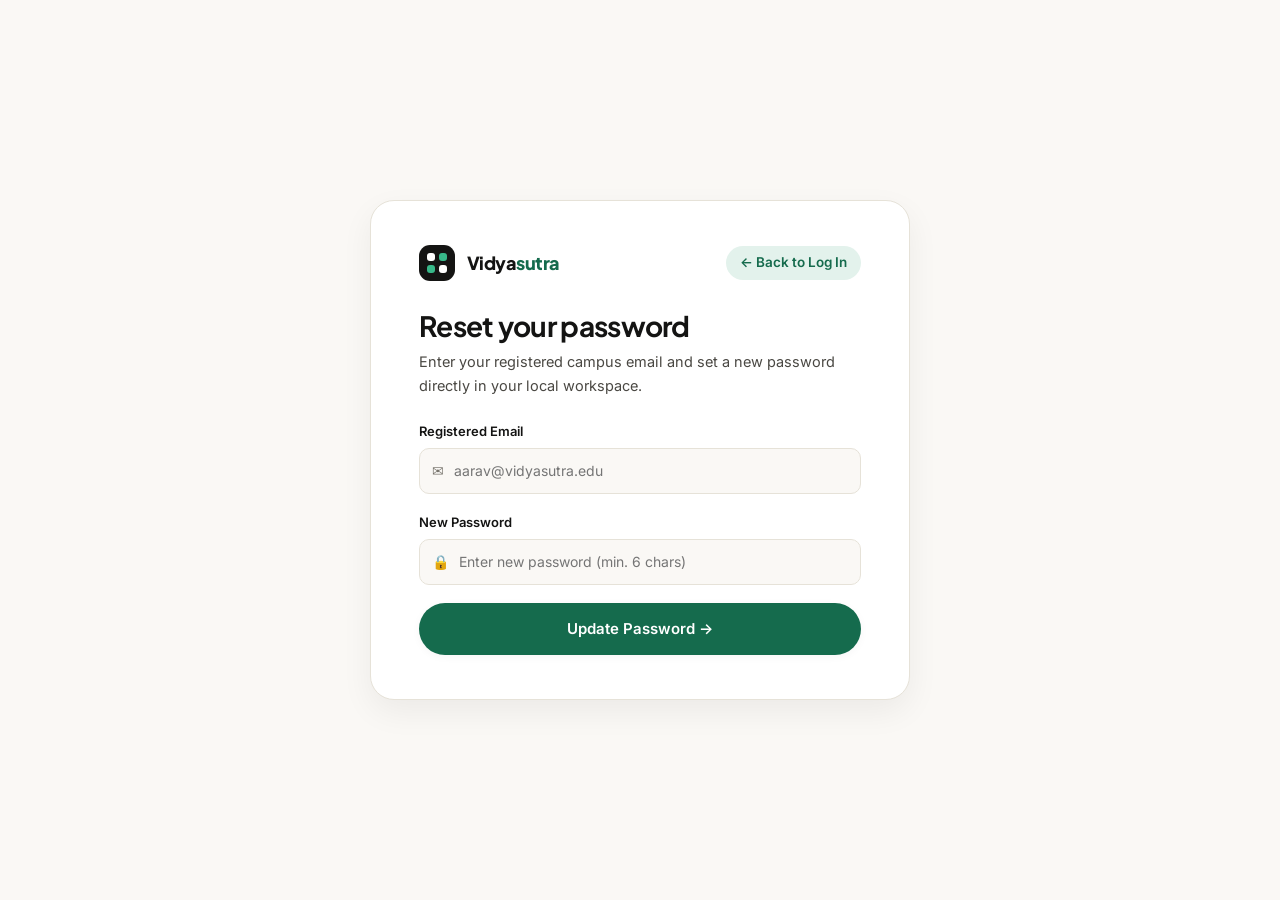
<file: forgot-password.html>
<!DOCTYPE html>
<html lang="en">
<head>
  <meta charset="UTF-8" />
  <meta name="viewport" content="width=device-width, initial-scale=1.0" />
  <link rel="icon" type="image/svg+xml" href="assets/favicon.svg" />
  <title>Vidyasutra | Reset Password</title>
  <link rel="stylesheet" href="styles.css" />
</head>
<body class="auth-page">
  <main class="auth-card" style="max-width: 540px; grid-template-columns: 1fr;">
    <section class="form-panel">
      <div class="top-line" style="justify-content: space-between;">
        <a href="index.html" class="brand" style="background:none;padding:0;">
          <span class="brand-mark"><span></span><span></span><span></span><span></span></span>
          <span class="brand-copy"><strong>Vidya<span>sutra</span></strong></span>
        </a>
        <a href="login.html">← Back to Log In</a>
      </div>

      <div class="login-container">
        <h1>Reset your password</h1>
        <p class="intro">Enter your registered campus email and set a new password directly in your local workspace.</p>
        <div id="resetStatus" class="status-banner hidden" role="status"></div>

        <form id="resetForm">
          <div class="form-group">
            <label for="resetEmail">Registered Email</label>
            <div class="input-box">
              <span class="input-icon">✉</span>
              <input type="email" id="resetEmail" placeholder="aarav@vidyasutra.edu" required />
            </div>
          </div>
          <div class="form-group">
            <label for="newPassword">New Password</label>
            <div class="input-box">
              <span class="input-icon">🔒</span>
              <input type="password" id="newPassword" placeholder="Enter new password (min. 6 chars)" required minlength="6" />
            </div>
          </div>
          <button type="submit" class="primary-btn">Update Password →</button>
        </form>
      </div>
    </section>
  </main>
  <script src="auth-utils.js"></script>
  <script>
    document.getElementById('resetForm').addEventListener('submit', async (e) => {
      e.preventDefault();
      const status = document.getElementById('resetStatus');
      const email = document.getElementById('resetEmail').value.trim();
      const newPass = document.getElementById('newPassword').value;
      const auth = window.VidyaSutraAuth;
      if (newPass.length < 6) {
        status.textContent = 'Password must be at least 6 characters.';
        status.className = 'status-banner error';
        return;
      }
      const accounts = auth.readAccounts();
      const idx = accounts.findIndex(a => auth.normalizedEmail(a.email) === auth.normalizedEmail(email));
      if (idx === -1) {
        status.textContent = 'No local account found for that email. Try creating an account first.';
        status.className = 'status-banner error';
        return;
      }
      const hashed = await auth.hashPassword(newPass);
      accounts[idx].salt = hashed.salt;
      accounts[idx].passwordHash = hashed.passwordHash;
      auth.writeAccounts(accounts);
      status.textContent = 'Password updated! Redirecting to login…';
      status.className = 'status-banner success';
      setTimeout(() => window.location.assign('login.html'), 1100);
    });
  </script>
</body>
</html>
</file>
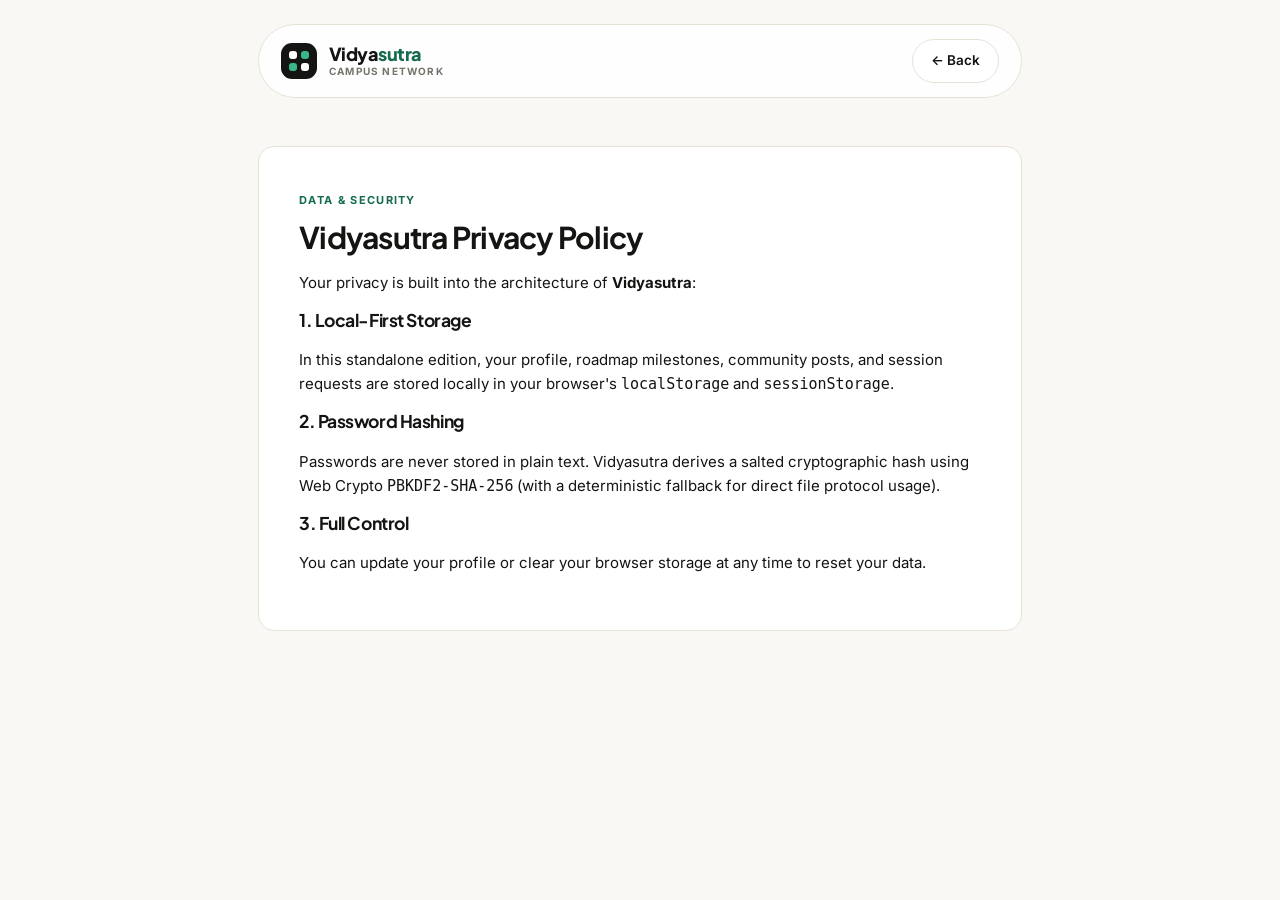
<file: privacy.html>
<!DOCTYPE html>
<html lang="en">
<head>
  <meta charset="UTF-8" />
  <meta name="viewport" content="width=device-width, initial-scale=1.0" />
  <link rel="icon" type="image/svg+xml" href="assets/favicon.svg" />
  <title>Vidyasutra | Privacy Policy</title>
  <link rel="stylesheet" href="styles.css" />
</head>
<body>
  <div class="landing-wrapper" style="max-width: 820px;">
    <header class="landing-nav">
      <a href="index.html" class="brand">
        <span class="brand-mark"><span></span><span></span><span></span><span></span></span>
        <span class="brand-copy"><strong>Vidya<span>sutra</span></strong><small>CAMPUS NETWORK</small></span>
      </a>
      <a href="login.html" class="button-light">← Back</a>
    </header>
    <main class="panel-card" style="padding: 40px;">
      <span class="eyebrow">DATA &amp; SECURITY</span>
      <h1 style="margin: 8px 0 16px;">Vidyasutra Privacy Policy</h1>
      <p>Your privacy is built into the architecture of <strong>Vidyasutra</strong>:</p>
      <h3>1. Local-First Storage</h3>
      <p>In this standalone edition, your profile, roadmap milestones, community posts, and session requests are stored locally in your browser's <code>localStorage</code> and <code>sessionStorage</code>.</p>
      <h3>2. Password Hashing</h3>
      <p>Passwords are never stored in plain text. Vidyasutra derives a salted cryptographic hash using Web Crypto <code>PBKDF2-SHA-256</code> (with a deterministic fallback for direct file protocol usage).</p>
      <h3>3. Full Control</h3>
      <p>You can update your profile or clear your browser storage at any time to reset your data.</p>
    </main>
  </div>
</body>
</html>
</file>
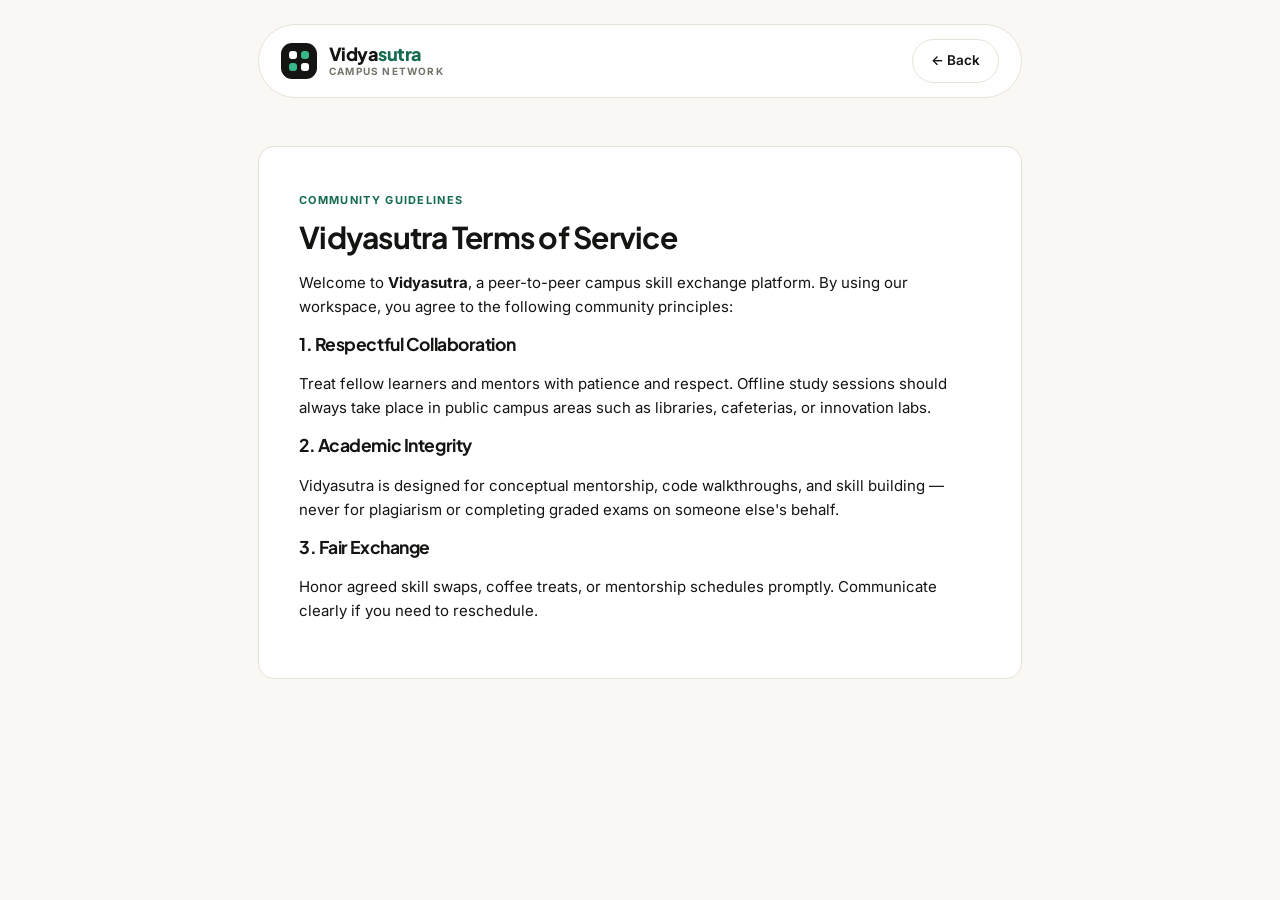
<file: terms.html>
<!DOCTYPE html>
<html lang="en">
<head>
  <meta charset="UTF-8" />
  <meta name="viewport" content="width=device-width, initial-scale=1.0" />
  <link rel="icon" type="image/svg+xml" href="assets/favicon.svg" />
  <title>Vidyasutra | Terms of Service</title>
  <link rel="stylesheet" href="styles.css" />
</head>
<body>
  <div class="landing-wrapper" style="max-width: 820px;">
    <header class="landing-nav">
      <a href="index.html" class="brand">
        <span class="brand-mark"><span></span><span></span><span></span><span></span></span>
        <span class="brand-copy"><strong>Vidya<span>sutra</span></strong><small>CAMPUS NETWORK</small></span>
      </a>
      <a href="login.html" class="button-light">← Back</a>
    </header>
    <main class="panel-card" style="padding: 40px;">
      <span class="eyebrow">COMMUNITY GUIDELINES</span>
      <h1 style="margin: 8px 0 16px;">Vidyasutra Terms of Service</h1>
      <p>Welcome to <strong>Vidyasutra</strong>, a peer-to-peer campus skill exchange platform. By using our workspace, you agree to the following community principles:</p>
      <h3>1. Respectful Collaboration</h3>
      <p>Treat fellow learners and mentors with patience and respect. Offline study sessions should always take place in public campus areas such as libraries, cafeterias, or innovation labs.</p>
      <h3>2. Academic Integrity</h3>
      <p>Vidyasutra is designed for conceptual mentorship, code walkthroughs, and skill building — never for plagiarism or completing graded exams on someone else's behalf.</p>
      <h3>3. Fair Exchange</h3>
      <p>Honor agreed skill swaps, coffee treats, or mentorship schedules promptly. Communicate clearly if you need to reschedule.</p>
    </main>
  </div>
</body>
</html>
</file>
<file: styles.css>
/* ==========================================================================
   Vidyasutra — Minimalist, High-Contrast Peer Learning Design System
   Typography: Plus Jakarta Sans / Inter / System UI
   Smooth hardware-accelerated transitions (220ms cubic-bezier)
   ========================================================================== */

@import url('https://fonts.googleapis.com/css2?family=Inter:wght@400;500;600;700&family=Plus+Jakarta+Sans:ital,wght@0,600;0,700;0,800;1,600&display=swap');

:root {
  --bg: #FAF8F5;
  --surface: #FFFFFF;
  --surface-subtle: #F3F0EA;
  --surface-warm: #F5EFE4;
  --ink: #141413;
  --ink-secondary: #4A4843;
  --muted: #76736C;
  --border: #E6E2D8;
  --border-strong: #D2CDC0;
  --primary: #156B4D;
  --primary-hover: #0F523A;
  --primary-soft: #E3F2EC;
  --accent-amber: #C67D15;
  --accent-amber-soft: #FDF5E6;
  --danger: #C83E31;
  --danger-soft: #FDECE9;
  --radius-sm: 10px;
  --radius-md: 16px;
  --radius-lg: 24px;
  --radius-pill: 999px;
  --shadow-sm: 0 2px 8px rgba(20, 20, 19, 0.04);
  --shadow-md: 0 12px 32px rgba(20, 20, 19, 0.06);
  --shadow-lg: 0 24px 48px rgba(20, 20, 19, 0.10);
  --transition: 220ms cubic-bezier(0.22, 1, 0.36, 1);
  --font-sans: 'Inter', -apple-system, BlinkMacSystemFont, 'Segoe UI', Roboto, sans-serif;
  --font-display: 'Plus Jakarta Sans', 'Inter', -apple-system, sans-serif;
}

*, *::before, *::after {
  box-sizing: border-box;
}

html {
  scroll-behavior: smooth;
  -webkit-font-smoothing: antialiased;
  -moz-osx-font-smoothing: grayscale;
}

body {
  margin: 0;
  background-color: var(--bg);
  color: var(--ink);
  font-family: var(--font-sans);
  font-size: 15px;
  line-height: 1.6;
}

h1, h2, h3, h4 {
  font-family: var(--font-display);
  letter-spacing: -0.025em;
  line-height: 1.2;
  margin-top: 0;
  color: var(--ink);
}

em {
  font-style: italic;
  color: var(--primary);
  font-weight: 600;
}

a {
  color: inherit;
  text-decoration: none;
  transition: color var(--transition), background-color var(--transition), border-color var(--transition), transform var(--transition);
}

button, input, select, textarea {
  font: inherit;
  color: inherit;
}

button {
  cursor: pointer;
  border: none;
  background: none;
  transition: background-color var(--transition), color var(--transition), border-color var(--transition), transform var(--transition), box-shadow var(--transition);
}

button:active {
  transform: translateY(1px);
}

img {
  max-width: 100%;
  height: auto;
  display: block;
}

.hidden {
  display: none !important;
}

/* ==========================================================================
   Shared Components: Brand, Badges, Buttons
   ========================================================================== */

.brand {
  display: inline-flex;
  align-items: center;
  gap: 12px;
  text-decoration: none;
}

.brand-mark {
  width: 36px;
  height: 36px;
  border-radius: 11px;
  background: var(--ink);
  display: grid;
  grid-template-columns: repeat(2, 1fr);
  gap: 4px;
  padding: 8px;
  flex-shrink: 0;
}

.brand-mark span {
  border-radius: 3px;
  background: #FFFFFF;
}

.brand-mark span:nth-child(2),
.brand-mark span:nth-child(3) {
  background: #38B889;
}

.brand-copy {
  display: flex;
  flex-direction: column;
  line-height: 1.1;
}

.brand-copy strong {
  font-family: var(--font-display);
  font-size: 18px;
  font-weight: 800;
  letter-spacing: -0.03em;
  color: var(--ink);
}

.brand-copy strong span {
  color: var(--primary);
}

.brand-copy small {
  font-size: 10px;
  font-weight: 700;
  letter-spacing: 0.12em;
  color: var(--muted);
  margin-top: 2px;
}

.eyebrow {
  display: inline-block;
  font-size: 11px;
  font-weight: 700;
  letter-spacing: 0.12em;
  text-transform: uppercase;
  color: var(--primary);
}

.eyebrow.muted {
  color: var(--muted);
}

.pill-badge, .hero-badge {
  display: inline-flex;
  align-items: center;
  gap: 8px;
  padding: 6px 14px;
  border-radius: var(--radius-pill);
  background: var(--primary-soft);
  color: var(--primary);
  font-size: 12.5px;
  font-weight: 600;
  margin-bottom: 20px;
}

.button-primary, .primary-btn {
  display: inline-flex;
  align-items: center;
  justify-content: center;
  gap: 8px;
  padding: 11px 20px;
  border-radius: var(--radius-pill);
  background: var(--primary);
  color: #FFFFFF;
  font-weight: 600;
  font-size: 14px;
  border: 1px solid transparent;
  box-shadow: var(--shadow-sm);
}

.button-primary:hover, .primary-btn:hover {
  background: var(--primary-hover);
  transform: translateY(-1px);
  box-shadow: var(--shadow-md);
}

.button-dark {
  display: inline-flex;
  align-items: center;
  justify-content: center;
  gap: 8px;
  padding: 11px 20px;
  border-radius: var(--radius-pill);
  background: var(--ink);
  color: #FFFFFF;
  font-weight: 600;
  font-size: 14px;
}

.button-dark:hover {
  background: #2C2B29;
  transform: translateY(-1px);
}

.button-light, .button-outline, .button-quiet {
  display: inline-flex;
  align-items: center;
  justify-content: center;
  gap: 8px;
  padding: 10px 18px;
  border-radius: var(--radius-pill);
  background: var(--surface);
  color: var(--ink);
  border: 1px solid var(--border);
  font-weight: 600;
  font-size: 13.5px;
}

.button-light:hover, .button-outline:hover, .button-quiet:hover {
  background: var(--surface-subtle);
  border-color: var(--border-strong);
}

.button-accept {
  display: inline-flex;
  align-items: center;
  gap: 6px;
  padding: 10px 18px;
  border-radius: var(--radius-pill);
  background: var(--primary);
  color: #FFFFFF;
  font-weight: 600;
  font-size: 13.5px;
}

.button-accept:hover {
  background: var(--primary-hover);
}

.text-button {
  color: var(--primary);
  font-weight: 600;
  font-size: 13.5px;
  padding: 6px 10px;
  border-radius: var(--radius-sm);
}

.text-button:hover {
  background: var(--primary-soft);
}

/* ==========================================================================
   Landing Page (index.html)
   ========================================================================== */

.landing-wrapper {
  max-width: 1200px;
  margin: 0 auto;
  padding: 24px 28px 64px;
}

.landing-nav {
  display: flex;
  align-items: center;
  justify-content: space-between;
  padding: 14px 22px;
  background: rgba(255, 255, 255, 0.86);
  backdrop-filter: blur(12px);
  border: 1px solid var(--border);
  border-radius: var(--radius-pill);
  position: sticky;
  top: 16px;
  z-index: 40;
  margin-bottom: 48px;
}

.landing-nav-links {
  display: flex;
  align-items: center;
  gap: 14px;
}

.landing-nav-links > a:first-child {
  font-weight: 500;
  color: var(--ink-secondary);
  padding: 8px 12px;
}

.landing-nav-links > a:first-child:hover {
  color: var(--ink);
}

.landing-hero {
  display: grid;
  grid-template-columns: 1.15fr 0.85fr;
  gap: 28px;
  margin-bottom: 48px;
}

.hero-bento-main {
  background: var(--surface);
  border: 1px solid var(--border);
  border-radius: var(--radius-lg);
  padding: 52px 48px;
  display: flex;
  flex-direction: column;
  justify-content: space-between;
  box-shadow: var(--shadow-sm);
}

.hero-bento-main h1 {
  font-size: clamp(2.4rem, 4vw, 3.5rem);
  margin-bottom: 20px;
}

.hero-bento-main p {
  font-size: 17px;
  color: var(--ink-secondary);
  max-width: 520px;
  margin: 0 0 36px;
}

.hero-cta-group {
  display: flex;
  flex-wrap: wrap;
  gap: 14px;
}

.hero-bento-side {
  display: flex;
  flex-direction: column;
  gap: 24px;
}

.hero-image-card {
  position: relative;
  border-radius: var(--radius-lg);
  overflow: hidden;
  border: 1px solid var(--border);
  background: var(--surface-subtle);
  flex: 1;
  min-height: 290px;
  display: flex;
  flex-direction: column;
  justify-content: space-between;
}

.hero-image-card img {
  width: 100%;
  height: 100%;
  object-fit: cover;
}

.hero-image-overlay {
  position: absolute;
  inset: auto 16px 16px 16px;
  background: rgba(255, 255, 255, 0.94);
  backdrop-filter: blur(10px);
  border: 1px solid var(--border);
  border-radius: var(--radius-md);
  padding: 16px 20px;
  display: flex;
  align-items: center;
  justify-content: space-between;
  gap: 12px;
}

.hero-image-overlay strong {
  display: block;
  font-size: 15px;
  margin-top: 2px;
}

.hero-stat-bento {
  display: grid;
  grid-template-columns: repeat(3, 1fr);
  gap: 14px;
}

.hero-stat-bento > div {
  background: var(--surface);
  border: 1px solid var(--border);
  border-radius: var(--radius-md);
  padding: 20px 16px;
  text-align: center;
}

.hero-stat-bento strong {
  display: block;
  font-family: var(--font-display);
  font-size: 22px;
  color: var(--ink);
  margin-bottom: 4px;
}

.hero-stat-bento span {
  font-size: 12.5px;
  color: var(--muted);
}

.bento-features {
  display: grid;
  grid-template-columns: repeat(3, 1fr);
  gap: 24px;
  margin-bottom: 56px;
}

.bento-card {
  background: var(--surface);
  border: 1px solid var(--border);
  border-radius: var(--radius-lg);
  padding: 32px;
  transition: transform var(--transition), box-shadow var(--transition);
}

.bento-card:hover {
  transform: translateY(-3px);
  box-shadow: var(--shadow-md);
}

.bento-card.warm {
  background: var(--surface-warm);
}

.bento-icon {
  width: 44px;
  height: 44px;
  border-radius: 12px;
  background: var(--primary-soft);
  color: var(--primary);
  display: inline-flex;
  align-items: center;
  justify-content: center;
  font-size: 20px;
  font-weight: 700;
  margin-bottom: 20px;
}

.bento-card h3 {
  font-size: 19px;
  margin-bottom: 10px;
}

.bento-card p {
  margin: 0;
  color: var(--ink-secondary);
  font-size: 14.5px;
}

/* ==========================================================================
   Authentication Layout (login.html, signup.html, forgot-password.html)
   ========================================================================== */

.auth-page {
  min-height: 100vh;
  display: flex;
  align-items: center;
  justify-content: center;
  padding: 32px 20px;
}

.auth-card {
  width: 100%;
  max-width: 1040px;
  background: var(--surface);
  border: 1px solid var(--border);
  border-radius: var(--radius-lg);
  box-shadow: var(--shadow-md);
  display: grid;
  grid-template-columns: 0.95fr 1.05fr;
  overflow: hidden;
}

.brand-panel {
  background: #141917;
  color: #F5F3EE;
  padding: 48px 44px;
  display: flex;
  flex-direction: column;
  justify-content: space-between;
}

.brand-panel .brand-copy strong {
  color: #FFFFFF;
}

.brand-panel .brand-copy small {
  color: #9BA8A2;
}

.brand-panel .tagline {
  font-family: var(--font-display);
  font-size: 28px;
  font-weight: 700;
  line-height: 1.25;
  margin: 28px 0 20px;
  color: #FFFFFF;
}

.brand-panel .features {
  display: grid;
  gap: 10px;
  margin-bottom: 28px;
}

.brand-panel .features p {
  margin: 0;
  font-size: 14px;
  color: #C7D2CD;
  display: flex;
  align-items: center;
  gap: 10px;
}

.campus-image {
  border-radius: var(--radius-md);
  overflow: hidden;
  border: 1px solid #2A3531;
  margin-bottom: 24px;
}

.brand-panel .slogan {
  font-size: 13px;
  color: #9BA8A2;
  margin: 0;
}

.form-panel {
  padding: 44px 48px;
  display: flex;
  flex-direction: column;
  justify-content: center;
}

.top-line {
  display: flex;
  align-items: center;
  justify-content: flex-end;
  gap: 10px;
  font-size: 13.5px;
  color: var(--muted);
  margin-bottom: 28px;
}

.top-line a {
  color: var(--primary);
  font-weight: 600;
  padding: 6px 14px;
  border-radius: var(--radius-pill);
  background: var(--primary-soft);
}

.top-line a:hover {
  background: #D0EAE0;
}

.login-container h1 {
  font-size: 28px;
  margin-bottom: 8px;
}

.login-container .intro {
  color: var(--ink-secondary);
  margin: 0 0 24px;
  font-size: 14.5px;
}

.status-banner {
  padding: 12px 16px;
  border-radius: var(--radius-sm);
  font-size: 13.5px;
  font-weight: 500;
  margin-bottom: 20px;
  border: 1px solid var(--border);
  background: var(--surface-subtle);
}

.status-banner.error {
  background: var(--danger-soft);
  color: var(--danger);
  border-color: #F5C5C0;
}

.status-banner.success {
  background: var(--primary-soft);
  color: var(--primary);
  border-color: #B9E2D2;
}

.form-group {
  margin-bottom: 18px;
}

.form-group label {
  display: block;
  font-size: 13px;
  font-weight: 600;
  color: var(--ink);
  margin-bottom: 6px;
}

.form-row-2 {
  display: grid;
  grid-template-columns: 1fr 1fr;
  gap: 14px;
}

.input-box {
  display: flex;
  align-items: center;
  background: var(--bg);
  border: 1px solid var(--border);
  border-radius: var(--radius-sm);
  padding: 0 12px;
  transition: border-color var(--transition), box-shadow var(--transition), background-color var(--transition);
}

.input-box:focus-within {
  background: var(--surface);
  border-color: var(--primary);
  box-shadow: 0 0 0 3px rgba(21, 107, 77, 0.12);
}

.input-icon {
  color: var(--muted);
  font-size: 14px;
  margin-right: 10px;
  user-select: none;
}

.input-box input,
.input-box select {
  width: 100%;
  border: none;
  background: transparent;
  padding: 11px 0;
  font-size: 14px;
  outline: none;
}

.show-password {
  color: var(--muted);
  font-size: 13px;
  padding: 4px 8px;
  border-radius: 6px;
}

.show-password:hover {
  color: var(--ink);
  background: var(--surface-subtle);
}

.form-options {
  display: flex;
  align-items: center;
  justify-content: space-between;
  margin: 14px 0 22px;
  font-size: 13.5px;
}

.remember-me {
  display: inline-flex;
  align-items: center;
  gap: 8px;
  color: var(--ink-secondary);
  cursor: pointer;
}

.form-options a {
  color: var(--primary);
  font-weight: 600;
}

.primary-btn {
  width: 100%;
  padding: 13px 20px;
  font-size: 15px;
}

.demo-btn-row {
  margin-top: 10px;
}

.demo-btn {
  width: 100%;
  padding: 11px 16px;
  border-radius: var(--radius-pill);
  background: var(--surface-subtle);
  color: var(--ink);
  font-weight: 600;
  font-size: 13.5px;
  border: 1px solid var(--border);
}

.demo-btn:hover {
  background: var(--surface-warm);
  border-color: var(--border-strong);
}

.divider {
  display: flex;
  align-items: center;
  gap: 12px;
  margin: 22px 0;
  color: var(--muted);
  font-size: 12px;
  font-weight: 600;
}

.divider::before,
.divider::after {
  content: "";
  flex: 1;
  height: 1px;
  background: var(--border);
}

.social-grid {
  display: grid;
  grid-template-columns: 1fr 1fr;
  gap: 12px;
}

.social-btn {
  display: inline-flex;
  align-items: center;
  justify-content: center;
  gap: 10px;
  padding: 10px 14px;
  border: 1px solid var(--border);
  border-radius: var(--radius-sm);
  background: var(--surface);
  font-size: 13.5px;
  font-weight: 600;
  color: var(--ink);
  width: 100%;
  margin-bottom: 10px;
}

.social-btn:hover {
  background: var(--surface-subtle);
}

.social-icon {
  width: 18px;
  height: 18px;
  flex-shrink: 0;
}

.terms {
  margin: 18px 0 0;
  font-size: 12.5px;
  color: var(--muted);
  text-align: center;
}

.terms a {
  color: var(--primary);
  font-weight: 600;
}

/* ==========================================================================
   Workspace Shell & Sidebar (dashboard.html)
   ========================================================================== */

.app-shell {
  display: grid;
  grid-template-columns: 268px 1fr;
  min-height: 100vh;
}

.sidebar {
  background: var(--surface);
  border-right: 1px solid var(--border);
  padding: 24px 18px;
  display: flex;
  flex-direction: column;
  position: sticky;
  top: 0;
  height: 100vh;
  z-index: 50;
}

.sidebar .brand {
  padding: 4px 10px 22px;
}

.side-label {
  font-size: 10.5px;
  font-weight: 700;
  letter-spacing: 0.12em;
  color: var(--muted);
  padding: 0 12px;
  margin-bottom: 8px;
}

.side-label-spaced {
  margin-top: 22px;
}

.side-nav {
  display: flex;
  flex-direction: column;
  gap: 4px;
}

.nav-item {
  display: flex;
  align-items: center;
  gap: 12px;
  width: 100%;
  padding: 10px 12px;
  border-radius: var(--radius-sm);
  color: var(--ink-secondary);
  font-weight: 500;
  font-size: 14px;
  text-align: left;
}

.nav-item:hover {
  background: var(--surface-subtle);
  color: var(--ink);
}

.nav-item.active {
  background: var(--primary-soft);
  color: var(--primary);
  font-weight: 600;
}

.nav-icon {
  width: 20px;
  text-align: center;
  font-size: 15px;
}

.nav-arrow, .nav-count {
  margin-left: auto;
  font-size: 12px;
}

.nav-count {
  background: var(--surface-subtle);
  color: var(--ink-secondary);
  padding: 2px 8px;
  border-radius: var(--radius-pill);
  font-weight: 600;
}

.nav-item.active .nav-count {
  background: #FFFFFF;
  color: var(--primary);
}

.live-dot, .green-dot {
  width: 8px;
  height: 8px;
  border-radius: 50%;
  background: #22A35A;
  display: inline-block;
  margin-left: auto;
}

.sidebar-bottom {
  margin-top: auto;
  display: flex;
  flex-direction: column;
  gap: 14px;
}

.mini-promo {
  background: var(--surface-warm);
  border: 1px solid var(--border);
  border-radius: var(--radius-md);
  padding: 16px;
}

.promo-spark {
  color: var(--primary);
  font-size: 16px;
  margin-bottom: 6px;
}

.mini-promo strong {
  display: block;
  font-size: 13.5px;
  line-height: 1.35;
  margin-bottom: 4px;
}

.mini-promo p {
  font-size: 12px;
  color: var(--ink-secondary);
  margin: 0 0 10px;
}

.promo-link {
  font-size: 12.5px;
  font-weight: 600;
  color: var(--primary);
  padding: 0;
}

.sidebar-user {
  display: flex;
  align-items: center;
  gap: 10px;
  width: 100%;
  padding: 10px;
  border-radius: var(--radius-sm);
  border: 1px solid var(--border);
  background: var(--bg);
  text-align: left;
}

.sidebar-user:hover {
  background: var(--surface-subtle);
}

.avatar, .top-avatar, .mentor-avatar, .post-avatar {
  width: 36px;
  height: 36px;
  border-radius: 50%;
  background: var(--primary-soft);
  color: var(--primary);
  font-weight: 700;
  font-size: 13px;
  display: inline-flex;
  align-items: center;
  justify-content: center;
  flex-shrink: 0;
}

.user-label {
  display: flex;
  flex-direction: column;
  line-height: 1.25;
  overflow: hidden;
}

.user-label strong {
  font-size: 13px;
  white-space: nowrap;
  overflow: hidden;
  text-overflow: ellipsis;
}

.user-label small {
  font-size: 11px;
  color: var(--muted);
}

.more-dots {
  margin-left: auto;
  color: var(--muted);
  font-size: 12px;
}

/* ==========================================================================
   Main Area & Topbar
   ========================================================================== */

.main-area {
  min-width: 0;
  display: flex;
  flex-direction: column;
}

.topbar {
  height: 68px;
  padding: 0 36px;
  border-bottom: 1px solid var(--border);
  background: rgba(250, 248, 245, 0.88);
  backdrop-filter: blur(10px);
  display: flex;
  align-items: center;
  justify-content: space-between;
  position: sticky;
  top: 0;
  z-index: 30;
}

.mobile-menu {
  display: none;
  font-size: 20px;
  padding: 6px 10px;
  border-radius: 8px;
  border: 1px solid var(--border);
}

.crumbs {
  display: flex;
  align-items: center;
  gap: 8px;
  font-size: 13.5px;
  color: var(--muted);
}

.crumbs strong {
  color: var(--ink);
}

.topbar-actions {
  display: flex;
  align-items: center;
  gap: 10px;
}

.campus-chip {
  display: inline-flex;
  align-items: center;
  gap: 8px;
  padding: 6px 12px;
  border-radius: var(--radius-pill);
  background: var(--surface);
  border: 1px solid var(--border);
  font-size: 12.5px;
  font-weight: 600;
}

.icon-button, .logout-button {
  width: 36px;
  height: 36px;
  border-radius: 50%;
  border: 1px solid var(--border);
  background: var(--surface);
  display: inline-flex;
  align-items: center;
  justify-content: center;
  font-weight: 600;
}

.icon-button:hover, .logout-button:hover {
  background: var(--surface-subtle);
}

.view {
  display: none;
  animation: fadeIn 220ms ease-out;
}

.view.active {
  display: block;
}

@keyframes fadeIn {
  from { opacity: 0; transform: translateY(4px); }
  to { opacity: 1; transform: translateY(0); }
}

.page-content {
  max-width: 1120px;
  margin: 0 auto;
  padding: 32px 36px 64px;
}

.page-narrow {
  max-width: 860px;
}

.welcome-line {
  display: flex;
  align-items: center;
  gap: 10px;
  margin-bottom: 18px;
}

.welcome-dot {
  width: 4px;
  height: 4px;
  border-radius: 50%;
  background: var(--border-strong);
}

/* ==========================================================================
   Discover View: Hero, Stats, Mentor Cards
   ========================================================================== */

.hero {
  background: var(--surface);
  border: 1px solid var(--border);
  border-radius: var(--radius-lg);
  padding: 40px;
  display: grid;
  grid-template-columns: 1.25fr 0.75fr;
  gap: 32px;
  align-items: center;
  margin-bottom: 24px;
  box-shadow: var(--shadow-sm);
}

.hero-copy h1 {
  font-size: clamp(2rem, 3.2vw, 2.75rem);
  margin-bottom: 14px;
}

.hero-copy p {
  color: var(--ink-secondary);
  margin: 0 0 24px;
  max-width: 540px;
}

.search-box {
  display: flex;
  align-items: center;
  background: var(--bg);
  border: 1px solid var(--border-strong);
  border-radius: var(--radius-pill);
  padding: 6px 6px 6px 18px;
  gap: 10px;
  transition: border-color var(--transition), box-shadow var(--transition);
}

.search-box:focus-within {
  background: var(--surface);
  border-color: var(--primary);
  box-shadow: 0 0 0 3px rgba(21, 107, 77, 0.12);
}

.search-symbol {
  color: var(--muted);
  font-size: 16px;
}

.search-box input {
  flex: 1;
  border: none;
  background: transparent;
  outline: none;
  font-size: 14.5px;
  min-width: 0;
}

.search-box button {
  padding: 10px 20px;
  border-radius: var(--radius-pill);
  background: var(--primary);
  color: #FFFFFF;
  font-weight: 600;
  font-size: 13.5px;
  white-space: nowrap;
}

.search-box button:hover {
  background: var(--primary-hover);
}

.search-foot {
  margin-top: 12px;
  font-size: 12.5px;
  color: var(--muted);
}

.hero-art {
  border-radius: var(--radius-md);
  background: url('assets/campus-hero.svg') center/cover no-repeat;
  min-height: 250px;
  display: flex;
  align-items: flex-end;
  padding: 18px;
  border: 1px solid var(--border);
}

.hero-art-card {
  background: rgba(255, 255, 255, 0.94);
  backdrop-filter: blur(8px);
  border: 1px solid var(--border);
  border-radius: var(--radius-sm);
  padding: 14px 16px;
  width: 100%;
}

.hero-art-card small {
  display: block;
  font-size: 10px;
  font-weight: 700;
  letter-spacing: 0.1em;
  color: var(--primary);
  margin-bottom: 4px;
}

.hero-art-card strong {
  font-size: 14px;
}

.stats-strip {
  display: grid;
  grid-template-columns: repeat(3, 1fr);
  gap: 16px;
  margin-bottom: 40px;
}

.stat-item {
  background: var(--surface);
  border: 1px solid var(--border);
  border-radius: var(--radius-md);
  padding: 18px 20px;
  display: flex;
  align-items: center;
  gap: 14px;
}

.stat-icon {
  width: 40px;
  height: 40px;
  border-radius: 10px;
  background: var(--surface-warm);
  color: var(--ink);
  display: inline-flex;
  align-items: center;
  justify-content: center;
  font-weight: 700;
}

.stat-icon.mint {
  background: var(--primary-soft);
  color: var(--primary);
}

.stat-item strong {
  display: block;
  font-size: 14px;
}

.stat-item small {
  color: var(--muted);
  font-size: 12.5px;
}

.section-block {
  margin-bottom: 48px;
}

.section-heading {
  display: flex;
  align-items: flex-end;
  justify-content: space-between;
  gap: 16px;
  margin-bottom: 20px;
}

.section-heading h2 {
  font-size: 24px;
  margin: 4px 0 6px;
}

.section-heading p {
  margin: 0;
  color: var(--ink-secondary);
  font-size: 14px;
}

.filter-row {
  display: flex;
  flex-wrap: wrap;
  gap: 8px;
  margin-bottom: 20px;
}

.filter-chip {
  padding: 8px 16px;
  border-radius: var(--radius-pill);
  border: 1px solid var(--border);
  background: var(--surface);
  color: var(--ink-secondary);
  font-size: 13px;
  font-weight: 600;
}

.filter-chip:hover {
  border-color: var(--border-strong);
  color: var(--ink);
}

.filter-chip.active {
  background: var(--ink);
  color: #FFFFFF;
  border-color: var(--ink);
}

.results-toolbar {
  display: flex;
  align-items: center;
  justify-content: space-between;
  margin-bottom: 18px;
  font-size: 13.5px;
  color: var(--ink-secondary);
}

.sort-label {
  display: inline-flex;
  align-items: center;
  gap: 8px;
  font-size: 13px;
  color: var(--muted);
}

.sort-label select {
  padding: 6px 12px;
  border-radius: var(--radius-sm);
  border: 1px solid var(--border);
  background: var(--surface);
  color: var(--ink);
  font-weight: 500;
}

.mentor-grid {
  display: grid;
  grid-template-columns: repeat(auto-fill, minmax(310px, 1fr));
  gap: 20px;
}

.mentor-card {
  background: var(--surface);
  border: 1px solid var(--border);
  border-radius: var(--radius-md);
  padding: 22px;
  display: flex;
  flex-direction: column;
  gap: 14px;
  transition: transform var(--transition), box-shadow var(--transition), border-color var(--transition);
}

.mentor-card:hover {
  transform: translateY(-3px);
  box-shadow: var(--shadow-md);
  border-color: var(--border-strong);
}

.mentor-card-top {
  display: flex;
  align-items: center;
  gap: 12px;
}

.mentor-avatar {
  width: 44px;
  height: 44px;
  font-size: 15px;
}

.mentor-main {
  flex: 1;
  min-width: 0;
}

.mentor-name-line {
  display: flex;
  align-items: center;
  gap: 6px;
}

.mentor-name-line strong {
  font-size: 16px;
}

.verified-dot {
  width: 18px;
  height: 18px;
  border-radius: 50%;
  background: var(--primary-soft);
  color: var(--primary);
  font-size: 11px;
  font-weight: 700;
  display: inline-flex;
  align-items: center;
  justify-content: center;
}

.mentor-location {
  font-size: 12.5px;
  color: var(--muted);
}

.bookmark-btn {
  width: 34px;
  height: 34px;
  border-radius: 50%;
  border: 1px solid var(--border);
  color: var(--muted);
  display: inline-flex;
  align-items: center;
  justify-content: center;
  font-size: 15px;
}

.bookmark-btn.saved {
  color: var(--danger);
  border-color: #F5C5C0;
  background: var(--danger-soft);
}

.skill-rating-row {
  background: var(--bg);
  border: 1px solid var(--border);
  border-radius: var(--radius-sm);
  padding: 10px 14px;
  display: flex;
  align-items: center;
  justify-content: space-between;
}

.skill-rating-label small {
  display: block;
  font-size: 9.5px;
  font-weight: 700;
  letter-spacing: 0.08em;
  color: var(--muted);
}

.skill-rating-label strong {
  font-size: 13.5px;
}

.rating-number {
  font-family: var(--font-display);
  font-weight: 700;
  font-size: 15px;
  color: var(--ink);
}

.rating-number span {
  color: var(--accent-amber);
  margin-right: 3px;
}

.mentor-description {
  margin: 0;
  font-size: 13.5px;
  color: var(--ink-secondary);
  flex: 1;
}

.skill-tags {
  display: flex;
  flex-wrap: wrap;
  gap: 6px;
}

.skill-tag {
  font-size: 12px;
  font-weight: 500;
  padding: 4px 10px;
  border-radius: 8px;
  background: var(--surface-subtle);
  color: var(--ink-secondary);
}

.mentor-card-footer {
  padding-top: 12px;
  border-top: 1px solid var(--border);
  display: flex;
  align-items: center;
  justify-content: space-between;
}

.mentor-proof strong {
  display: block;
  font-size: 12.5px;
}

.mentor-proof span {
  font-size: 11.5px;
  color: var(--muted);
}

.request-mentor-btn {
  padding: 8px 16px;
  border-radius: var(--radius-pill);
  background: var(--primary);
  color: #FFFFFF;
  font-size: 13px;
  font-weight: 600;
}

.request-mentor-btn:hover {
  background: var(--primary-hover);
}

.bottom-banner {
  background: var(--surface-warm);
  border: 1px solid var(--border);
  border-radius: var(--radius-lg);
  padding: 32px 36px;
  display: flex;
  align-items: center;
  justify-content: space-between;
  gap: 24px;
  margin-bottom: 40px;
}

.bottom-banner h3 {
  font-size: 22px;
  margin: 4px 0 6px;
}

.bottom-banner p {
  margin: 0;
  color: var(--ink-secondary);
  font-size: 14px;
}

.footer {
  padding-top: 24px;
  border-top: 1px solid var(--border);
  display: flex;
  align-items: center;
  justify-content: space-between;
  font-size: 13px;
  color: var(--muted);
}

/* ==========================================================================
   Roadmap, Community, Requests, Profile & Whiteboard Views
   ========================================================================== */

.page-intro {
  margin-bottom: 28px;
}

.page-intro h1 {
  font-size: 30px;
  margin: 6px 0 10px;
}

.page-intro p {
  margin: 0;
  color: var(--ink-secondary);
}

.roadmap-search {
  display: flex;
  align-items: center;
  gap: 12px;
  background: var(--surface);
  border: 1px solid var(--border);
  border-radius: var(--radius-pill);
  padding: 6px 6px 6px 18px;
  margin-bottom: 18px;
}

.roadmap-search input {
  flex: 1;
  border: none;
  background: transparent;
  outline: none;
  font-size: 14.5px;
}

.roadmap-meta {
  display: flex;
  gap: 10px;
  margin-bottom: 20px;
}

.meta-pill {
  font-size: 12.5px;
  font-weight: 600;
  padding: 5px 12px;
  border-radius: var(--radius-pill);
  background: var(--surface);
  border: 1px solid var(--border);
}

.roadmap-header {
  background: var(--surface);
  border: 1px solid var(--border);
  border-radius: var(--radius-md);
  padding: 24px;
  display: flex;
  align-items: center;
  justify-content: space-between;
  gap: 20px;
  margin-bottom: 20px;
}

.roadmap-progress {
  min-width: 200px;
}

.progress-copy {
  display: flex;
  justify-content: space-between;
  font-size: 12.5px;
  margin-bottom: 6px;
}

.progress-track {
  height: 8px;
  border-radius: 4px;
  background: var(--surface-subtle);
  overflow: hidden;
}

.progress-fill {
  height: 100%;
  background: var(--primary);
  transition: width var(--transition);
}

.roadmap-timeline {
  display: flex;
  flex-direction: column;
  gap: 14px;
}

.roadmap-step {
  display: flex;
  gap: 16px;
  align-items: flex-start;
}

.step-number {
  width: 32px;
  height: 32px;
  border-radius: 50%;
  background: var(--surface);
  border: 1px solid var(--border-strong);
  display: inline-flex;
  align-items: center;
  justify-content: center;
  font-weight: 700;
  font-size: 13px;
  flex-shrink: 0;
  margin-top: 6px;
}

.roadmap-step.completed .step-number {
  background: var(--primary);
  color: #FFFFFF;
  border-color: var(--primary);
}

.roadmap-step-card {
  flex: 1;
  background: var(--surface);
  border: 1px solid var(--border);
  border-radius: var(--radius-md);
  padding: 18px 20px;
}

.step-card-top {
  display: flex;
  align-items: flex-start;
  gap: 12px;
}

.step-card-copy {
  flex: 1;
}

.step-card-copy h3 {
  font-size: 16px;
  margin-bottom: 4px;
}

.step-card-copy p {
  margin: 0;
  font-size: 13.5px;
  color: var(--ink-secondary);
}

.step-chip {
  font-size: 11.5px;
  font-weight: 600;
  padding: 4px 10px;
  border-radius: var(--radius-pill);
  background: var(--surface-subtle);
}

.step-detail-row {
  margin-top: 12px;
  padding-top: 12px;
  border-top: 1px solid var(--border);
  display: flex;
  align-items: center;
  justify-content: space-between;
  font-size: 12.5px;
  color: var(--muted);
}

.step-detail-row button {
  color: var(--primary);
  font-weight: 600;
}

/* Community */
.composer {
  background: var(--surface);
  border: 1px solid var(--border);
  border-radius: var(--radius-md);
  padding: 18px;
  margin-bottom: 24px;
}

.composer-top {
  display: flex;
  gap: 12px;
}

.composer textarea {
  flex: 1;
  border: 1px solid var(--border);
  border-radius: var(--radius-sm);
  padding: 12px;
  background: var(--bg);
  resize: vertical;
  outline: none;
}

.composer textarea:focus {
  border-color: var(--primary);
  background: var(--surface);
}

.composer-bottom {
  display: flex;
  align-items: center;
  justify-content: space-between;
  margin-top: 12px;
  font-size: 12px;
  color: var(--muted);
}

.community-tools {
  display: flex;
  align-items: center;
  justify-content: space-between;
  margin-bottom: 18px;
}

.community-tabs, .request-tabs {
  display: flex;
  gap: 8px;
}

.community-tab, .request-tab {
  padding: 8px 16px;
  border-radius: var(--radius-pill);
  border: 1px solid var(--border);
  background: var(--surface);
  font-size: 13px;
  font-weight: 600;
  color: var(--ink-secondary);
}

.community-tab.active, .request-tab.active {
  background: var(--ink);
  color: #FFFFFF;
  border-color: var(--ink);
}

.community-list, .request-list {
  display: flex;
  flex-direction: column;
  gap: 16px;
  margin-top: 18px;
}

.community-post, .request-card {
  background: var(--surface);
  border: 1px solid var(--border);
  border-radius: var(--radius-md);
  padding: 22px;
}

.post-head {
  display: flex;
  align-items: center;
  gap: 12px;
  margin-bottom: 12px;
}

.post-person strong {
  display: block;
  font-size: 14px;
}

.post-person small {
  color: var(--muted);
  font-size: 12px;
}

.topic-label {
  margin-left: auto;
  font-size: 11.5px;
  font-weight: 600;
  padding: 4px 10px;
  border-radius: var(--radius-pill);
  background: var(--surface-subtle);
}

.post-title {
  font-size: 17px;
  margin-bottom: 8px;
}

.post-body {
  font-size: 14px;
  color: var(--ink-secondary);
  margin: 0 0 12px;
}

.post-code {
  background: #141413;
  color: #F5F3EE;
  padding: 14px;
  border-radius: var(--radius-sm);
  font-size: 13px;
  overflow-x: auto;
  margin: 0 0 12px;
}

.latest-reply {
  background: var(--surface-subtle);
  border-left: 3px solid var(--primary);
  padding: 10px 14px;
  border-radius: 6px;
  font-size: 13px;
  margin-bottom: 12px;
}

.post-footer {
  display: flex;
  align-items: center;
  gap: 10px;
  padding-top: 12px;
  border-top: 1px solid var(--border);
}

.post-action {
  padding: 6px 12px;
  border-radius: var(--radius-pill);
  background: var(--bg);
  border: 1px solid var(--border);
  font-size: 12.5px;
  font-weight: 600;
}

.post-action.liked {
  background: var(--danger-soft);
  color: var(--danger);
  border-color: #F5C5C0;
}

.post-status {
  margin-left: auto;
  font-size: 12px;
  font-weight: 600;
  color: var(--primary);
}

.reply-box {
  display: flex;
  gap: 10px;
  margin-top: 12px;
}

.reply-box input {
  flex: 1;
  padding: 9px 14px;
  border: 1px solid var(--border);
  border-radius: var(--radius-pill);
  background: var(--bg);
}

/* Requests */
.request-card {
  display: flex;
  gap: 16px;
  align-items: flex-start;
}

.request-card-main {
  flex: 1;
}

.request-card-top {
  display: flex;
  justify-content: space-between;
  align-items: flex-start;
}

.request-person h3 {
  font-size: 16px;
  margin-bottom: 2px;
}

.request-person p {
  margin: 0;
  font-size: 12px;
  color: var(--muted);
}

.status-pill {
  font-size: 11.5px;
  font-weight: 700;
  text-transform: uppercase;
  padding: 4px 10px;
  border-radius: var(--radius-pill);
  background: var(--surface-subtle);
}

.status-accepted, .status-completed {
  background: var(--primary-soft);
  color: var(--primary);
}

.status-pending {
  background: var(--accent-amber-soft);
  color: var(--accent-amber);
}

.request-subject {
  font-weight: 700;
  font-size: 14.5px;
  margin: 8px 0 4px;
}

.request-message {
  margin: 0 0 12px;
  font-size: 13.5px;
  color: var(--ink-secondary);
}

.request-detail-chips {
  display: flex;
  flex-wrap: wrap;
  gap: 8px;
  margin-bottom: 14px;
}

.request-detail-chips span {
  font-size: 12px;
  padding: 4px 10px;
  border-radius: 8px;
  background: var(--surface-subtle);
}

.request-card-actions {
  display: flex;
  gap: 10px;
}

/* Profile */
.profile-cover {
  background: var(--surface);
  border: 1px solid var(--border);
  border-radius: var(--radius-lg);
  padding: 28px;
  margin-bottom: 24px;
}

.profile-hero-row {
  display: flex;
  align-items: center;
  gap: 20px;
}

.profile-avatar {
  width: 68px;
  height: 68px;
  border-radius: 50%;
  background: var(--primary);
  color: #FFFFFF;
  font-size: 24px;
  font-weight: 700;
  display: inline-flex;
  align-items: center;
  justify-content: center;
}

.profile-hero-text {
  flex: 1;
}

.profile-name-line {
  display: flex;
  align-items: center;
  gap: 10px;
  margin-bottom: 4px;
}

.profile-name-line h2 {
  margin: 0;
  font-size: 22px;
}

.verified-pill {
  font-size: 11.5px;
  font-weight: 600;
  padding: 3px 10px;
  border-radius: var(--radius-pill);
  background: var(--primary-soft);
  color: var(--primary);
}

.profile-mini-meta {
  display: flex;
  gap: 14px;
  font-size: 12.5px;
  color: var(--muted);
  margin-top: 8px;
}

.profile-form {
  background: var(--surface);
  border: 1px solid var(--border);
  border-radius: var(--radius-md);
  padding: 24px;
  margin-bottom: 24px;
}

.field-grid {
  display: grid;
  grid-template-columns: 1fr 1fr;
  gap: 14px;
  margin-bottom: 14px;
}

.field-grid label, .form-field label {
  display: block;
  font-size: 12.5px;
  font-weight: 600;
  margin-bottom: 6px;
}

.field-grid input, .field-grid select,
.form-field input, .form-field textarea, .form-field select {
  width: 100%;
  padding: 10px 12px;
  border: 1px solid var(--border);
  border-radius: var(--radius-sm);
  background: var(--bg);
  margin-top: 4px;
}

.profile-form-actions {
  display: flex;
  justify-content: flex-end;
  gap: 10px;
}

.profile-columns {
  display: grid;
  grid-template-columns: 1.4fr 0.6fr;
  gap: 20px;
}

.panel-card {
  background: var(--surface);
  border: 1px solid var(--border);
  border-radius: var(--radius-md);
  padding: 22px;
  margin-bottom: 20px;
}

.panel-heading {
  display: flex;
  justify-content: space-between;
  align-items: center;
  margin-bottom: 14px;
}

.panel-heading h3 {
  margin: 2px 0 0;
  font-size: 17px;
}

.count-bubble {
  padding: 3px 10px;
  border-radius: var(--radius-pill);
  background: var(--surface-subtle);
  font-weight: 700;
  font-size: 12px;
}

.own-skill-row, .learn-skill-row {
  display: flex;
  align-items: center;
  justify-content: space-between;
  gap: 12px;
  padding: 10px 0;
  border-bottom: 1px solid var(--border);
}

.own-skill-row:last-child, .learn-skill-row:last-child {
  border-bottom: none;
}

.own-skill-copy {
  flex: 1;
}

.own-skill-copy strong {
  display: block;
  font-size: 14px;
}

.own-skill-copy small {
  color: var(--muted);
  font-size: 12px;
}

.own-skill-rating {
  font-weight: 700;
  color: var(--accent-amber);
}

.profile-stat {
  padding: 12px 0;
  border-bottom: 1px solid var(--border);
}

.profile-stat:last-child {
  border-bottom: none;
}

.profile-stat strong {
  display: block;
  font-size: 22px;
  font-family: var(--font-display);
}

.profile-stat span {
  font-size: 12.5px;
  color: var(--muted);
}

/* Whiteboard */
.session-topline, .session-room-bar {
  display: flex;
  align-items: center;
  justify-content: space-between;
  gap: 16px;
  margin-bottom: 20px;
}

.whiteboard-grid {
  display: grid;
  grid-template-columns: 1fr 1fr;
  gap: 20px;
}

.whiteboard-card {
  background: var(--surface);
  border: 1px solid var(--border);
  border-radius: var(--radius-md);
  padding: 18px;
}

.whiteboard-heading {
  display: flex;
  align-items: center;
  gap: 10px;
  margin-bottom: 12px;
}

.board-live {
  margin-left: auto;
  font-size: 11px;
  font-weight: 700;
  padding: 3px 8px;
  border-radius: var(--radius-pill);
  background: var(--primary-soft);
  color: var(--primary);
}

.whiteboard {
  width: 100%;
  height: 340px;
  border: 1px solid var(--border);
  border-radius: var(--radius-sm);
  background: #FFFEFA;
  touch-action: none;
  cursor: crosshair;
}

.board-tools {
  display: flex;
  align-items: center;
  gap: 8px;
  margin-top: 12px;
  font-size: 13px;
}

.tool-button {
  width: 32px;
  height: 32px;
  border-radius: 8px;
  border: 1px solid var(--border);
  background: var(--bg);
}

.tool-button.active {
  border-color: var(--ink);
  background: var(--surface-subtle);
}

/* Modal, Toast & Help Popover */
.modal-backdrop {
  position: fixed;
  inset: 0;
  background: rgba(20, 20, 19, 0.45);
  backdrop-filter: blur(4px);
  display: flex;
  align-items: center;
  justify-content: center;
  padding: 20px;
  z-index: 100;
}

.modal-card {
  background: var(--surface);
  border: 1px solid var(--border);
  border-radius: var(--radius-lg);
  max-width: 540px;
  width: 100%;
  padding: 28px;
  max-height: 90vh;
  overflow-y: auto;
  box-shadow: var(--shadow-lg);
}

.modal-head {
  display: flex;
  justify-content: space-between;
  align-items: flex-start;
  margin-bottom: 18px;
}

.close-modal {
  font-size: 22px;
  line-height: 1;
  padding: 4px 8px;
  border-radius: 8px;
  color: var(--muted);
}

.chosen-mentor-row {
  display: flex;
  align-items: center;
  gap: 12px;
  padding: 12px;
  border-radius: var(--radius-sm);
  background: var(--surface-subtle);
  margin-bottom: 16px;
}

.chosen-rating {
  margin-left: auto;
  font-weight: 700;
  color: var(--accent-amber);
}

.form-field {
  margin-bottom: 14px;
}

.offer-options, .mode-toggle {
  display: grid;
  grid-template-columns: repeat(3, 1fr);
  gap: 8px;
  margin-top: 6px;
}

.mode-toggle {
  grid-template-columns: 1fr 1fr;
}

.offer-option, .mode-toggle label {
  border: 1px solid var(--border);
  border-radius: var(--radius-sm);
  padding: 10px;
  display: flex;
  align-items: center;
  gap: 8px;
  cursor: pointer;
  background: var(--bg);
  font-size: 13px;
}

.meetup-quick-picks {
  display: flex;
  flex-wrap: wrap;
  gap: 6px;
  margin-top: 8px;
}

.meetup-quick-picks button {
  font-size: 12px;
  padding: 5px 10px;
  border-radius: var(--radius-pill);
  background: var(--surface-subtle);
  border: 1px solid var(--border);
}

.modal-actions {
  display: flex;
  justify-content: flex-end;
  gap: 10px;
  margin-top: 20px;
}

.empty-state {
  text-align: center;
  padding: 48px 24px;
  background: var(--surface);
  border: 1px dashed var(--border-strong);
  border-radius: var(--radius-md);
  color: var(--muted);
}

.toast {
  position: fixed;
  bottom: 24px;
  right: 24px;
  background: var(--ink);
  color: #FFFFFF;
  padding: 12px 20px;
  border-radius: var(--radius-pill);
  font-size: 13.5px;
  font-weight: 600;
  box-shadow: var(--shadow-lg);
  opacity: 0;
  transform: translateY(12px);
  pointer-events: none;
  transition: opacity var(--transition), transform var(--transition);
  z-index: 120;
}

.toast.show {
  opacity: 1;
  transform: translateY(0);
}

.help-popover {
  position: fixed;
  top: 76px;
  right: 36px;
  width: 320px;
  background: var(--surface);
  border: 1px solid var(--border);
  border-radius: var(--radius-md);
  padding: 20px;
  box-shadow: var(--shadow-lg);
  z-index: 90;
}

/* ==========================================================================
   Responsive Breakpoints (Tablet & Mobile)
   ========================================================================== */

@media (max-width: 980px) {
  .landing-hero,
  .hero,
  .auth-card,
  .profile-columns,
  .whiteboard-grid {
    grid-template-columns: 1fr;
  }

  .bento-features {
    grid-template-columns: 1fr;
  }

  .app-shell {
    grid-template-columns: 1fr;
  }

  .sidebar {
    position: fixed;
    left: 0;
    top: 0;
    bottom: 0;
    width: 280px;
    transform: translateX(-100%);
    transition: transform var(--transition);
    box-shadow: var(--shadow-lg);
  }

  .sidebar.open {
    transform: translateX(0);
  }

  .mobile-menu {
    display: inline-flex;
  }

  .topbar, .page-content {
    padding-left: 20px;
    padding-right: 20px;
  }
}

@media (max-width: 640px) {
  .stats-strip,
  .hero-stat-bento,
  .field-grid,
  .form-row-2,
  .offer-options,
  .mode-toggle {
    grid-template-columns: 1fr;
  }

  .landing-nav {
    flex-wrap: wrap;
    gap: 12px;
    border-radius: var(--radius-md);
  }

  .hero-bento-main,
  .form-panel,
  .brand-panel {
    padding: 28px 22px;
  }

  .bottom-banner,
  .roadmap-header {
    flex-direction: column;
    align-items: flex-start;
  }
}
</file>
